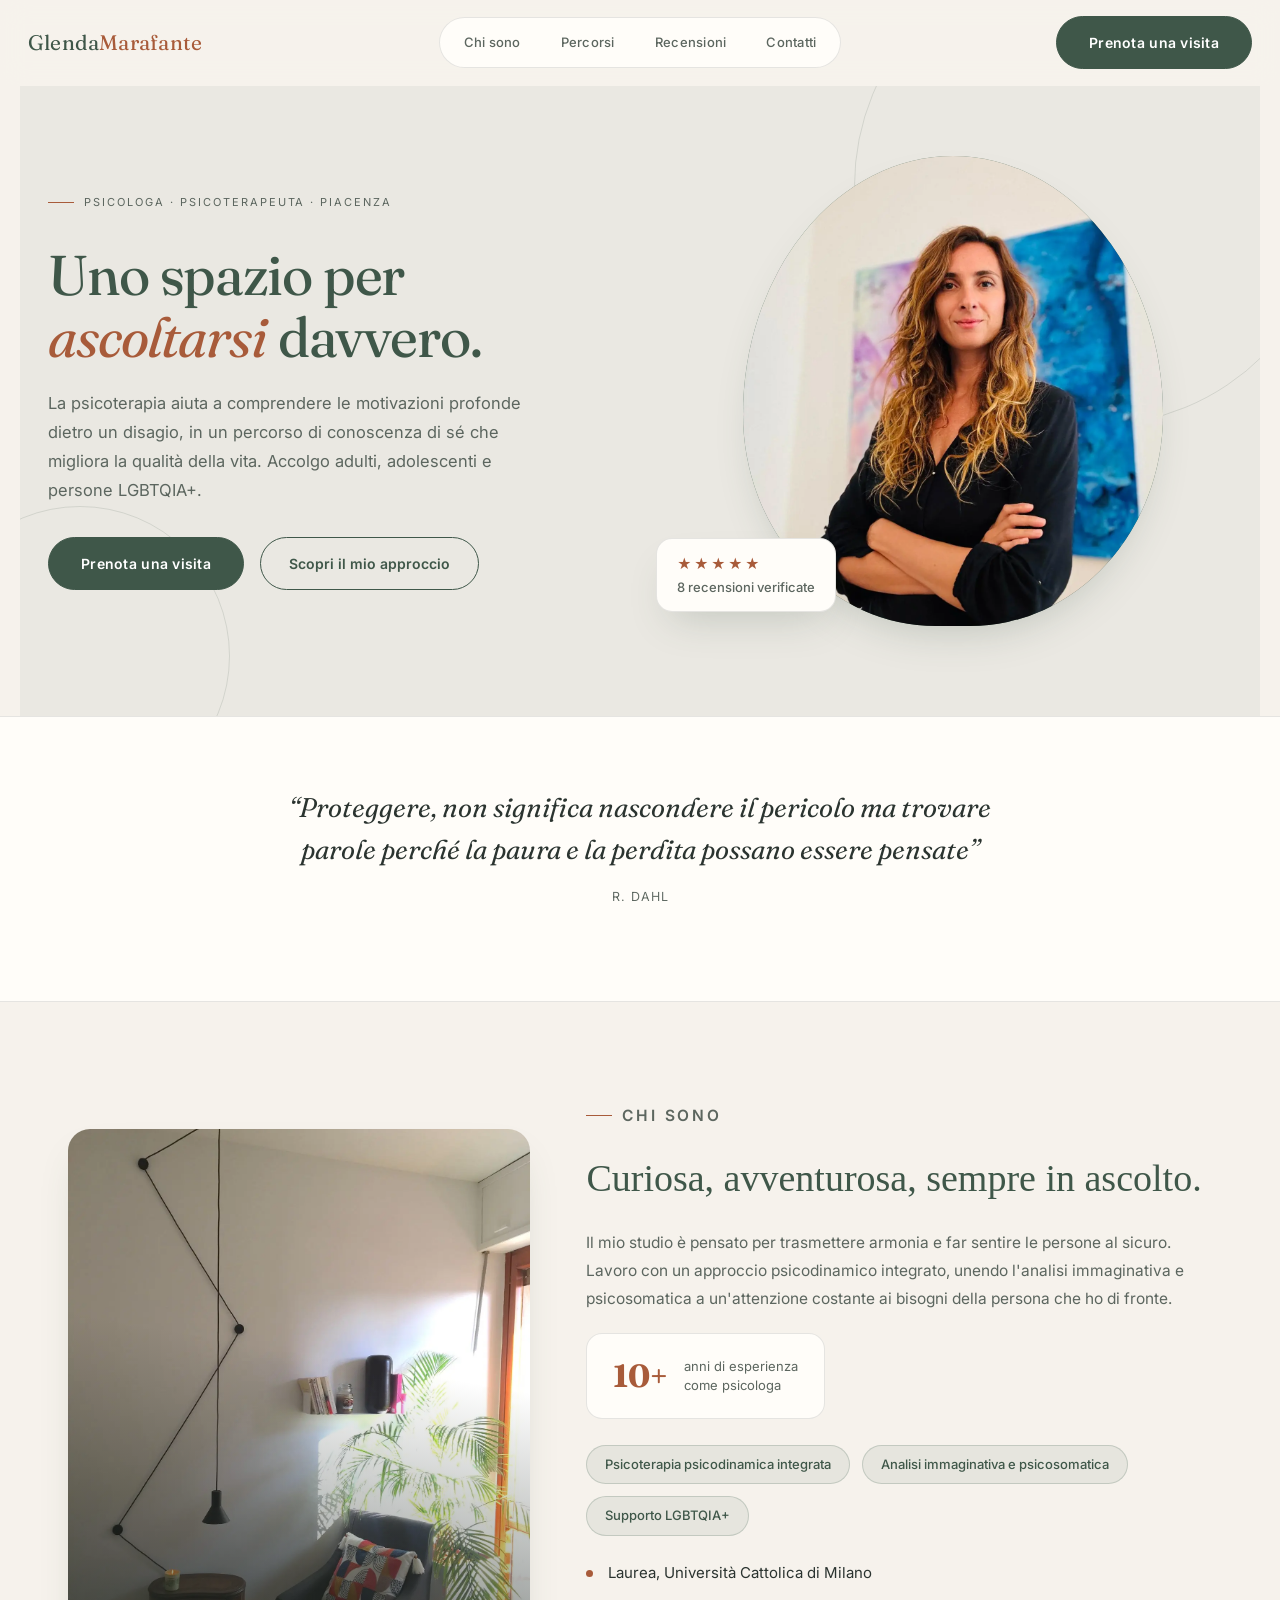
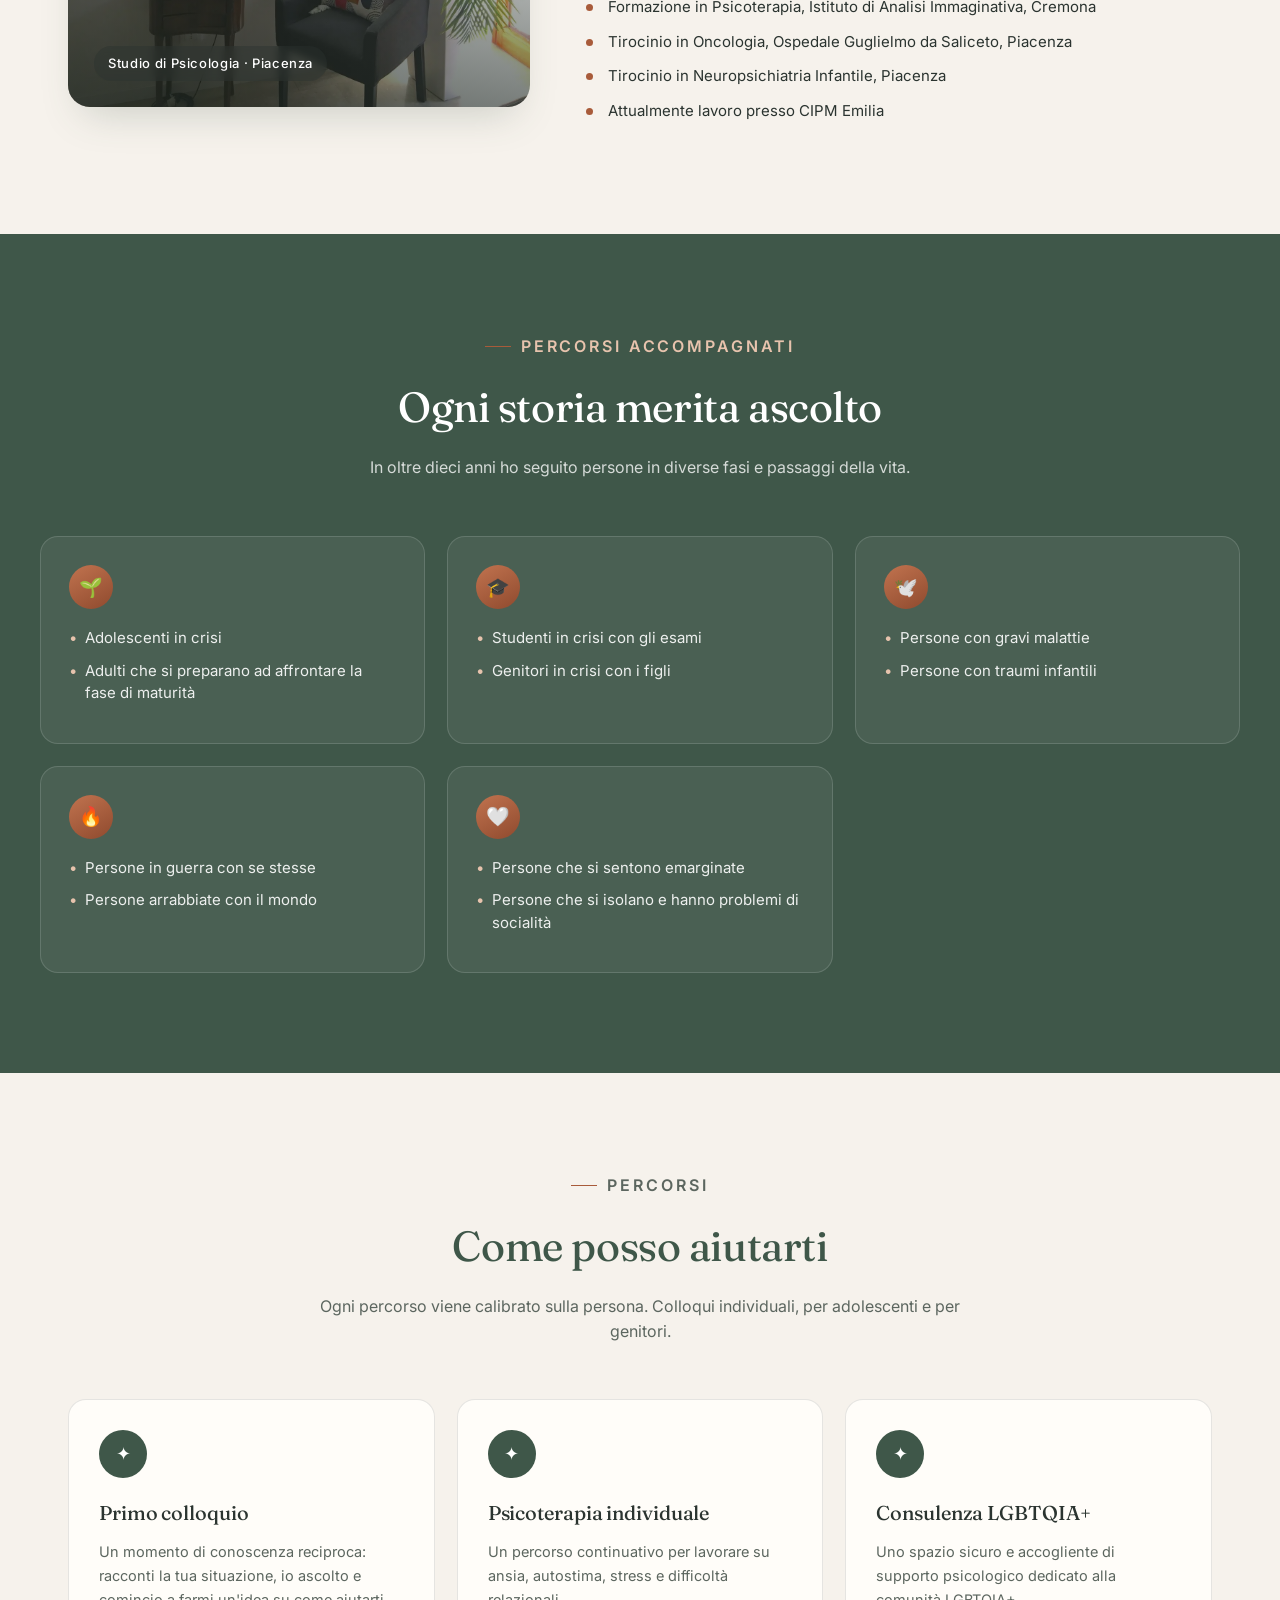
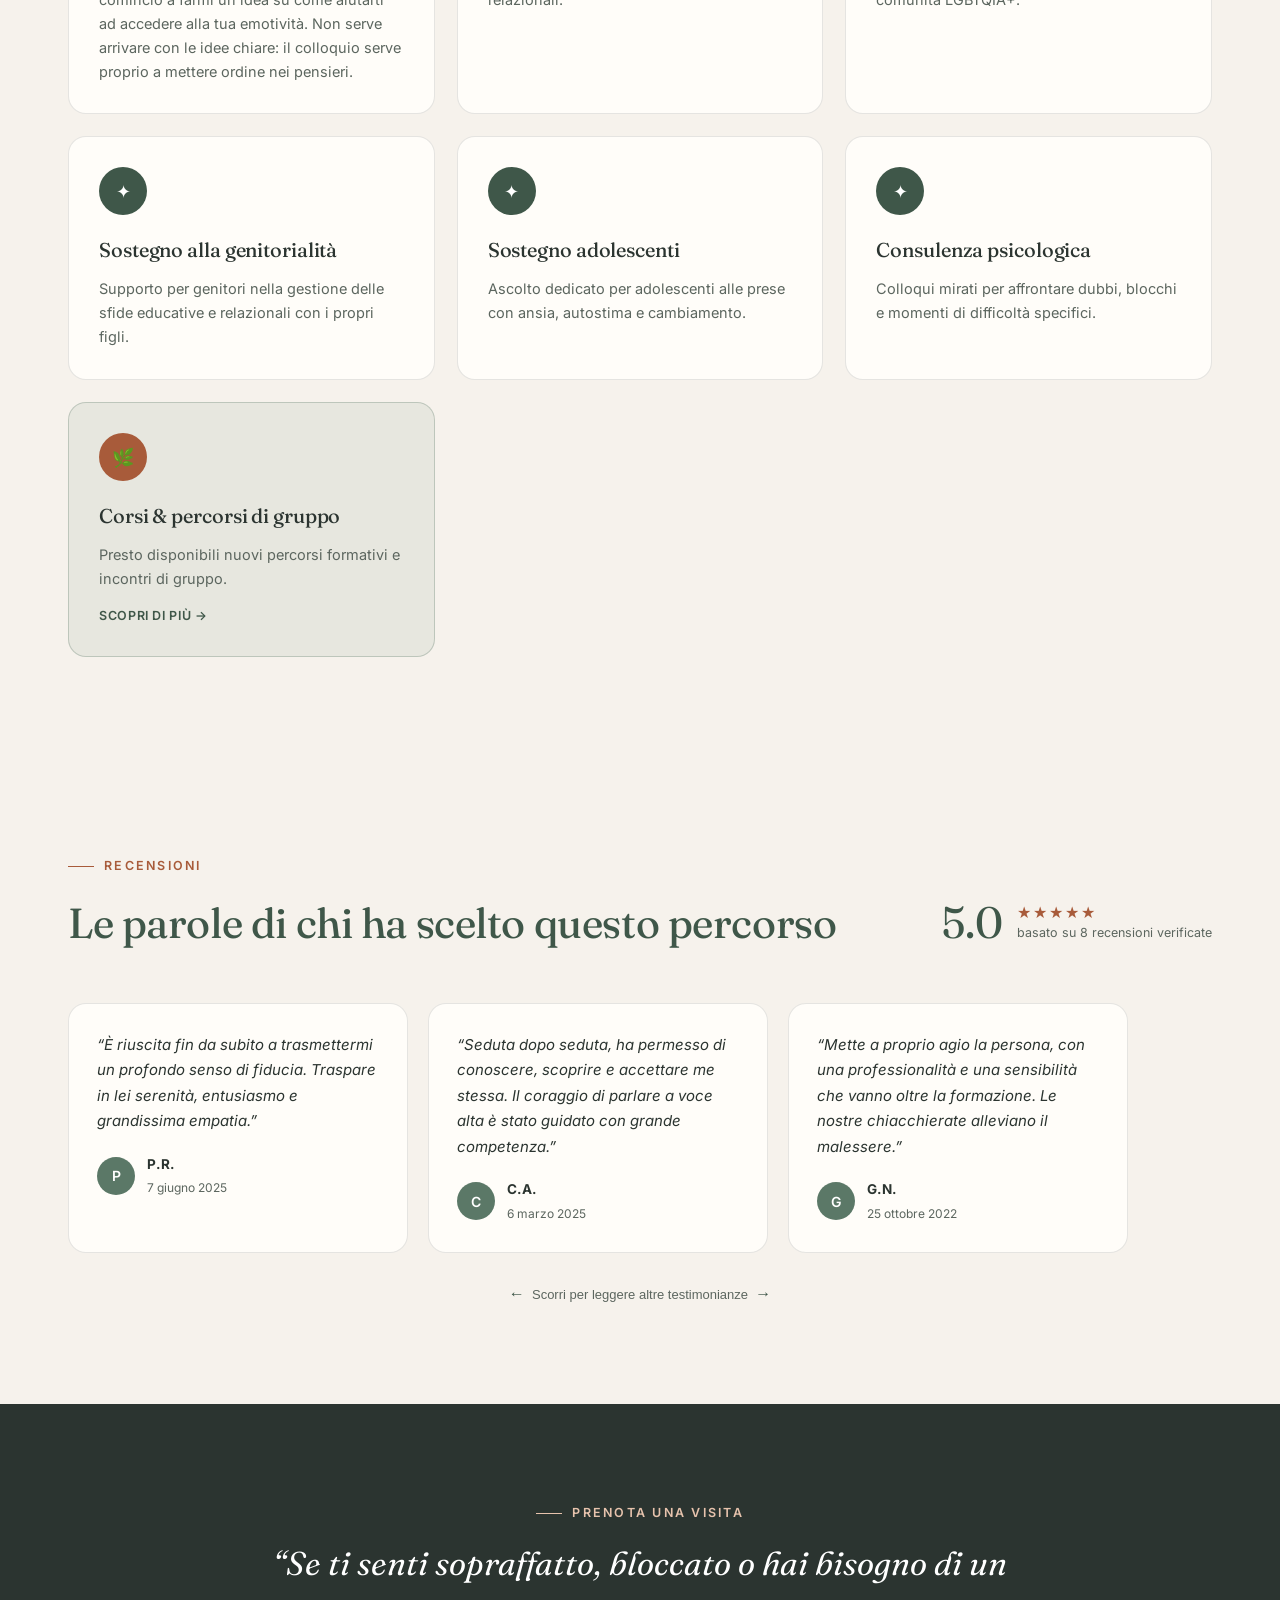
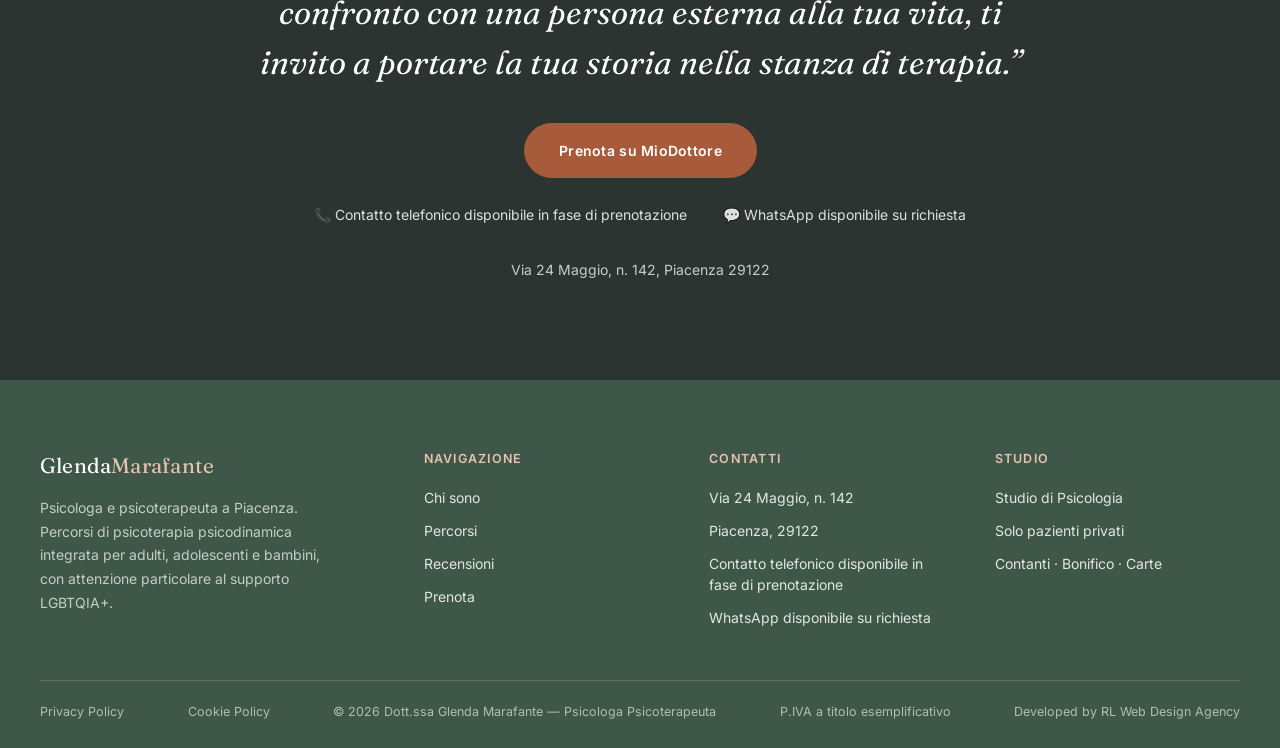
<file: index.html>
<!DOCTYPE html>
<html lang="it">
<head>
<meta charset="UTF-8">
<meta name="viewport" content="width=device-width, initial-scale=1.0">
<title>Glenda Marafante | Psicologa e Psicoterapeuta a Piacenza</title>
<meta name="description" content="Dott.ssa Glenda Marafante, psicologa e psicoterapeuta a Piacenza. Percorsi di psicoterapia psicodinamica integrata per adulti, adolescenti e persone LGBTQIA+. Prenota una visita.">
<meta name="robots" content="index, follow">
<meta name="author" content="Glenda Marafante">
<link rel="canonical" href="https://www.glendamarafante.it/">

<!-- Open Graph / social sharing -->
<meta property="og:type" content="website">
<meta property="og:title" content="Glenda Marafante | Psicologa Psicoterapeuta a Piacenza">
<meta property="og:description" content="Uno spazio per ascoltarsi davvero. Percorsi di psicoterapia per adulti, adolescenti e persone LGBTQIA+ a Piacenza.">
<meta property="og:image" content="https://psicologaglendamarafante.com/glenda-marafante-psicologa-piacenza.jpeg">
<meta property="og:url" content="https://psicologaglendamarafante.com/">
<meta property="og:locale" content="it_IT">
<meta name="twitter:card" content="summary_large_image">

<!-- Performance: preconnect ai font, preload dell'immagine hero -->
<link rel="preconnect" href="https://fonts.googleapis.com">
<link rel="preconnect" href="https://fonts.gstatic.com" crossorigin>
<link rel="preload" as="image" href="immagine-hero-Glenda.webp">
<link href="https://fonts.googleapis.com/css2?family=Fraunces:ital,opsz,wght@0,9..144,380;0,9..144,440;0,9..144,600;1,9..144,400&family=Inter:wght@400;500;600;700&display=swap" rel="stylesheet">
<link rel="preload" href="style.css" as="style" onload="this.onload=null;this.rel='stylesheet'">
<noscript><link rel="stylesheet" href="style.css"></noscript>
<link rel="icon" type="image/svg+xml" href="favicon.svg">
<link rel="icon" type="image/png" sizes="96x96" href="https://psicologaglendamarafante.com/favicon.png">

<!-- Dati strutturati Schema.org: Psychologist / LocalBusiness -->
<script type="application/ld+json">
{
  "@context": "https://schema.org",
  "@type": "Psychologist",
  "name": "Glenda Marafante",
  "image": "https://www.glendamarafante.it/assets/immagine-hero-Glenda.webp",
  "url": "https://psicologaglendamarafante.com/",
  "telephone": "+39 346 639 6506",
  "priceRange": "€€",
  "address": {
    "@type": "PostalAddress",
    "streetAddress": "Via 24 Maggio, 142",
    "addressLocality": "Piacenza",
    "postalCode": "29122",
    "addressRegion": "PC",
    "addressCountry": "IT"
  },
  "areaServed": "Piacenza",
  "medicalSpecialty": "Psychotherapy",
  "sameAs": []
}
</script>
</head>
<body>

<a href="#main-content" class="skip-link">Vai al contenuto principale</a>

<header class="site-header">
  <a href="index.html" class="logo">Glenda<span>Marafante</span></a>
  <nav class="main-nav" aria-label="Navigazione principale">
    <ul id="main-nav-list">
      <li><a href="#chi-sono">Chi sono</a></li>
      <li><a href="#percorsi">Percorsi</a></li>
      <li><a href="#recensioni">Recensioni</a></li>
      <li><a href="#contatti">Contatti</a></li>
    </ul>
  </nav>
  <div class="nav-actions">
    <a href="#booking" class="btn-primary">Prenota una visita</a>
    <button type="button" class="nav-toggle" aria-controls="main-nav-list"></button>
  </div>
</header>

<main id="main-content">

  <!-- ============ HERO ============ -->
  <section class="hero" aria-label="Presentazione">
    <div class="bg-orbit" aria-hidden="true"></div>
    <div class="ring ring1" aria-hidden="true"></div>
    <div class="ring ring2" aria-hidden="true"></div>

    <div class="hero-copy">
      <p class="eyebrow">Psicologa · Psicoterapeuta · Piacenza</p>
      <h1>Uno spazio per <em>ascoltarsi</em> davvero.</h1>
      <p>La psicoterapia aiuta a comprendere le motivazioni profonde dietro un disagio, in un percorso di conoscenza di sé che migliora la qualità della vita. Accolgo adulti, adolescenti e persone LGBTQIA+.</p>
      <div class="hero-actions">
        <a href="#booking" class="btn-primary">Prenota una visita</a>
        <a href="#chi-sono" class="btn-secondary">Scopri il mio approccio</a>
      </div>
    </div>

    <div class="hero-visual">
      <div class="portrait-frame">
        <img src="immagine-hero-Glenda.webp"
             alt="Dott.ssa Glenda Marafante, psicologa e psicoterapeuta a Piacenza, ritratto in studio"
             width="420" height="470" fetchpriority="high">
      </div>
      <a href="#recensioni" class="rating-badge">
        <div class="stars" aria-hidden="true">★★★★★</div>
        <p class="rating-text">8 recensioni verificate</p>
      </a>
    </div>
  </section>

  <!-- ============ QUOTE ============ -->
  <section class="quote-band reveal" aria-label="Citazione">
    <blockquote>
      <p>&ldquo;Proteggere, non significa nascondere il pericolo ma trovare parole perché la paura e la perdita possano essere pensate&rdquo;</p>
      <cite>R. Dahl</cite>
    </blockquote>
  </section>

  <!-- ============ CHI SONO ============ -->
  <section class="about reveal" id="chi-sono" aria-label="Chi sono">
    <div class="about-media">
      <img src="studio.webp"
           alt="Interno dello studio della Dott.ssa Glenda Marafante a Piacenza, angolo lettura con poltrona e luce naturale"
           width="900" height="1125" loading="lazy">
      <span>Studio di Psicologia · Piacenza</span>
    </div>
    <div class="about-copy">
      <p class="eyebrow">Chi sono</p>
      <h2 style="font-family:'Iowan Old Style',Georgia,serif; font-weight:400; font-size:clamp(28px,4vw,38px); color:var(--sage-dark); margin-bottom:22px;">Curiosa, avventurosa, sempre in ascolto.</h2>
      <p>Il mio studio è pensato per trasmettere armonia e far sentire le persone al sicuro. Lavoro con un approccio psicodinamico integrato, unendo l'analisi immaginativa e psicosomatica a un'attenzione costante ai bisogni della persona che ho di fronte.</p>

      <div class="stat-card">
        <strong>10+</strong>
        <small>anni di esperienza<br>come psicologa</small>
      </div>

      <ul class="tags">
        <li>Psicoterapia psicodinamica integrata</li>
        <li>Analisi immaginativa e psicosomatica</li>
        <li>Supporto LGBTQIA+</li>
      </ul>

      <ul class="credentials">
        <li>Laurea, Università Cattolica di Milano</li>
        <li>Formazione in Psicoterapia, Istituto di Analisi Immaginativa, Cremona</li>
        <li>Tirocinio in Oncologia, Ospedale Guglielmo da Saliceto, Piacenza</li>
        <li>Tirocinio in Neuropsichiatria Infantile, Piacenza</li>
        <li>Attualmente lavoro presso CIPM Emilia</li>
      </ul>
    </div>
  </section>

  <!-- ============ A CHI MI RIVOLGO ============ -->
  <section class="audience" aria-label="A chi mi rivolgo">
    <div class="audience-head">
      <p class="eyebrow" style="justify-content:center; color:var(--clay-soft);">Percorsi accompagnati</p>
      <h2>Ogni storia merita ascolto</h2>
      <p>In oltre dieci anni ho seguito persone in diverse fasi e passaggi della vita.</p>
    </div>
    <div class="audience-grid reveal-stagger">
      <div class="audience-card stagger-item">
        <div class="audience-icon" aria-hidden="true">🌱</div>
        <ul>
          <li>Adolescenti in crisi</li>
          <li>Adulti che si preparano ad affrontare la fase di maturità</li>
        </ul>
      </div>
      <div class="audience-card stagger-item">
        <div class="audience-icon" aria-hidden="true">🎓</div>
        <ul>
          <li>Studenti in crisi con gli esami</li>
          <li>Genitori in crisi con i figli</li>
        </ul>
      </div>
      <div class="audience-card stagger-item">
        <div class="audience-icon" aria-hidden="true">🕊️</div>
        <ul>
          <li>Persone con gravi malattie</li>
          <li>Persone con traumi infantili</li>
        </ul>
      </div>
      <div class="audience-card stagger-item">
        <div class="audience-icon" aria-hidden="true">🔥</div>
        <ul>
          <li>Persone in guerra con se stesse</li>
          <li>Persone arrabbiate con il mondo</li>
        </ul>
      </div>
      <div class="audience-card stagger-item">
        <div class="audience-icon" aria-hidden="true">🤍</div>
        <ul>
          <li>Persone che si sentono emarginate</li>
          <li>Persone che si isolano e hanno problemi di socialità</li>
        </ul>
      </div>
    </div>
  </section>

  <!-- ============ SERVIZI / PERCORSI ============ -->
  <section class="services" id="percorsi" aria-label="Percorsi e servizi">
    <div class="section-head">
      <p class="eyebrow" style="justify-content:center;">Percorsi</p>
      <h2>Come posso aiutarti</h2>
      <p>Ogni percorso viene calibrato sulla persona. Colloqui individuali, per adolescenti e per genitori.</p>
    </div>
    <div class="services-grid reveal-stagger">
      <article class="service-card stagger-item">
        <div class="icon" aria-hidden="true">✦</div>
        <h3>Primo colloquio</h3>
        <p>Un momento di conoscenza reciproca: racconti la tua situazione, io ascolto e comincio a farmi un'idea su come aiutarti ad accedere alla tua emotività. Non serve arrivare con le idee chiare: il colloquio serve proprio a mettere ordine nei pensieri.</p>
      </article>
      <article class="service-card stagger-item">
        <div class="icon" aria-hidden="true">✦</div>
        <h3>Psicoterapia individuale</h3>
        <p>Un percorso continuativo per lavorare su ansia, autostima, stress e difficoltà relazionali.</p>
      </article>
      <article class="service-card stagger-item">
        <div class="icon" aria-hidden="true">✦</div>
        <h3>Consulenza LGBTQIA+</h3>
        <p>Uno spazio sicuro e accogliente di supporto psicologico dedicato alla comunità LGBTQIA+.</p>
      </article>
      <article class="service-card stagger-item">
        <div class="icon" aria-hidden="true">✦</div>
        <h3>Sostegno alla genitorialità</h3>
        <p>Supporto per genitori nella gestione delle sfide educative e relazionali con i propri figli.</p>
      </article>
      <article class="service-card stagger-item">
        <div class="icon" aria-hidden="true">✦</div>
        <h3>Sostegno adolescenti</h3>
        <p>Ascolto dedicato per adolescenti alle prese con ansia, autostima e cambiamento.</p>
      </article>
      <article class="service-card stagger-item">
        <div class="icon" aria-hidden="true">✦</div>
        <h3>Consulenza psicologica</h3>
        <p>Colloqui mirati per affrontare dubbi, blocchi e momenti di difficoltà specifici.</p>
      </article>
      <article class="service-card featured stagger-item">
        <a href="corsi.html">
          <div class="icon" aria-hidden="true">🌿</div>
          <h3>Corsi &amp; percorsi di gruppo</h3>
          <p>Presto disponibili nuovi percorsi formativi e incontri di gruppo.</p>
          <span class="cta-hint">Scopri di più →</span>
        </a>
      </article>
    </div>
  </section>

  <!-- ============ RECENSIONI ============ -->
  <section class="reviews reveal" id="recensioni" aria-label="Recensioni">
    <div class="reviews-head">
      <div>
        <p class="eyebrow">Recensioni</p>
        <h2>Le parole di chi ha scelto questo percorso</h2>
      </div>
      <div class="rating-summary">
        <span class="score">5.0</span>
        <div>
          <div class="stars" aria-hidden="true">★★★★★</div>
          <small>basato su 8 recensioni verificate</small>
        </div>
      </div>
    </div>

    <div class="reviews-track" role="list">
      <article class="review-card" role="listitem">
        <p>&ldquo;È riuscita fin da subito a trasmettermi un profondo senso di fiducia. Traspare in lei serenità, entusiasmo e grandissima empatia.&rdquo;</p>
        <div class="reviewer">
          <span class="avatar" aria-hidden="true">P</span>
          <div><strong>P.R.</strong><span>7 giugno 2025</span></div>
        </div>
      </article>
      <article class="review-card" role="listitem">
        <p>&ldquo;Seduta dopo seduta, ha permesso di conoscere, scoprire e accettare me stessa. Il coraggio di parlare a voce alta è stato guidato con grande competenza.&rdquo;</p>
        <div class="reviewer">
          <span class="avatar" aria-hidden="true">C</span>
          <div><strong>C.A.</strong><span>6 marzo 2025</span></div>
        </div>
      </article>
      <article class="review-card" role="listitem">
        <p>&ldquo;Mette a proprio agio la persona, con una professionalità e una sensibilità che vanno oltre la formazione. Le nostre chiacchierate alleviano il malessere.&rdquo;</p>
        <div class="reviewer">
          <span class="avatar" aria-hidden="true">G</span>
          <div><strong>G.N.</strong><span>25 ottobre 2022</span></div>
        </div>
      </article>
    </div>
    <p style="text-align:center; margin-top:18px; font-family:'Helvetica Neue',Arial,sans-serif; font-size:13px; color:var(--ink-soft);">
      <button type="button" data-review-prev aria-label="Recensione precedente" style="background:none;border:none;cursor:pointer;color:var(--sage-dark);font-size:16px;">←</button>
      &nbsp;Scorri per leggere altre testimonianze&nbsp;
      <button type="button" data-review-next aria-label="Recensione successiva" style="background:none;border:none;cursor:pointer;color:var(--sage-dark);font-size:16px;">→</button>
    </p>
  </section>

  <!-- ============ BOOKING CTA ============ -->
  <section class="booking reveal" id="booking" aria-label="Prenota una visita">
    <p class="eyebrow">Prenota una visita</p>
    <blockquote>&ldquo;Se ti senti sopraffatto, bloccato o hai bisogno di un confronto con una persona esterna alla tua vita, ti invito a portare la tua storia nella stanza di terapia.&rdquo;</blockquote>
    <a class="btn-clay" href="https://www.miodottore.it/profilo/glenda-marafante" rel="noopener noreferrer" target="_blank">Prenota su MioDottore</a>

    <ul class="contact-methods">
      <li>📞 Contatto telefonico disponibile in fase di prenotazione</li>
      <li>💬 WhatsApp disponibile su richiesta</li>
    </ul>

    <address id="contatti">Via 24 Maggio, n. 142, Piacenza 29122</address>
  </section>

</main>

<footer class="site-footer">
  <div class="footer-grid">
    <div class="footer-brand">
      <a href="index.html" class="logo">Glenda<span>Marafante</span></a>
      <p>Psicologa e psicoterapeuta a Piacenza. Percorsi di psicoterapia psicodinamica integrata per adulti, adolescenti e bambini, con attenzione particolare al supporto LGBTQIA+.</p>
    </div>
    <nav aria-label="Navigazione footer">
      <h4>Navigazione</h4>
      <ul>
        <li><a href="#chi-sono">Chi sono</a></li>
        <li><a href="#percorsi">Percorsi</a></li>
        <li><a href="#recensioni">Recensioni</a></li>
        <li><a href="#booking">Prenota</a></li>
      </ul>
    </nav>
    <div>
      <h4>Contatti</h4>
      <ul>
        <li>Via 24 Maggio, n. 142</li>
        <li>Piacenza, 29122</li>
        <li>Contatto telefonico disponibile in fase di prenotazione</li>
        <li>WhatsApp disponibile su richiesta</li>
      </ul>
    </div>
    <div>
      <h4>Studio</h4>
      <ul>
        <li>Studio di Psicologia</li>
        <li>Solo pazienti privati</li>
        <li>Contanti · Bonifico · Carte</li>
      </ul>
    </div>
  </div>
  <div class="footer-bottom">
    <a href="https://www.iubenda.com/privacy-policy/65921491" class="iubenda-black iubenda-noiframe iubenda-embed" title="Privacy Policy ">Privacy Policy</a><script type="text/javascript">(function (w,d) {var loader = function () {var s = d.createElement("script"), tag = d.getElementsByTagName("script")[0]; s.src="https://cdn.iubenda.com/iubenda.js"; tag.parentNode.insertBefore(s,tag);}; if(w.addEventListener){w.addEventListener("load", loader, false);}else if(w.attachEvent){w.attachEvent("onload", loader);}else{w.onload = loader;}})(window, document);</script>
    <a href="https://www.iubenda.com/privacy-policy/65921491/cookie-policy" class="iubenda-black iubenda-noiframe iubenda-embed" title="Cookie Policy ">Cookie Policy</a><script type="text/javascript">(function (w,d) {var loader = function () {var s = d.createElement("script"), tag = d.getElementsByTagName("script")[0]; s.src="https://cdn.iubenda.com/iubenda.js"; tag.parentNode.insertBefore(s,tag);}; if(w.addEventListener){w.addEventListener("load", loader, false);}else if(w.attachEvent){w.attachEvent("onload", loader);}else{w.onload = loader;}})(window, document);</script>
    <p>© <span id="year">2026</span> Dott.ssa Glenda Marafante — Psicologa Psicoterapeuta</p>
    <p>P.IVA a titolo esemplificativo</p>
    <p>Developed by RL Web Design Agency</p>
  </div>
</footer>

<script src="script.js" defer></script>
<script type="text/javascript" src="https://embeds.iubenda.com/widgets/565acf1e-e97d-462d-ba12-5eade3ccaa50.js" defer></script>
</body>
</html>
</file>
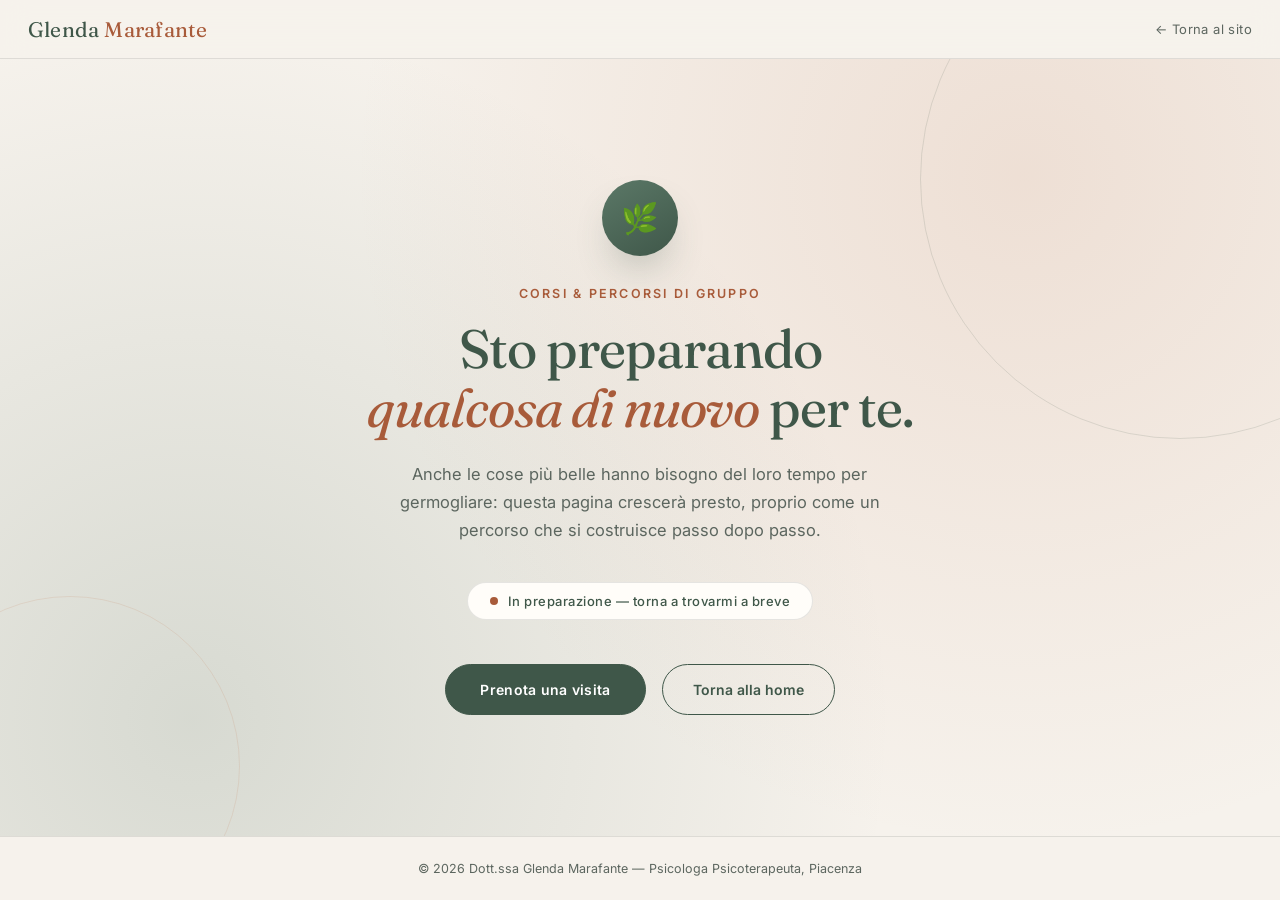
<file: corsi.html>
<!DOCTYPE html>
<html lang="it">
<head>
<meta charset="UTF-8">
<meta name="viewport" content="width=device-width, initial-scale=1.0">
<title>Corsi &amp; Percorsi di Gruppo | Glenda Marafante — Psicologa Piacenza</title>
<meta name="description" content="Nuovi corsi e percorsi di gruppo della Dott.ssa Glenda Marafante, psicologa e psicoterapeuta a Piacenza. Pagina in preparazione: torna presto per scoprire le novità.">
<meta name="robots" content="index, follow">
<link rel="canonical" href="https://www.glendamarafante.it/corsi.html">
<meta property="og:type" content="website">
<meta property="og:title" content="Corsi & Percorsi di Gruppo | Glenda Marafante">
<meta property="og:description" content="Nuovi percorsi formativi e incontri di gruppo, a cura della Dott.ssa Glenda Marafante, psicologa a Piacenza.">
<meta property="og:url" content="https://www.glendamarafante.it/corsi.html">
<meta property="og:locale" content="it_IT">
<link rel="preconnect" href="https://fonts.googleapis.com">
<link rel="preconnect" href="https://fonts.gstatic.com" crossorigin>
<link href="https://fonts.googleapis.com/css2?family=Fraunces:ital,opsz,wght@0,9..144,380;0,9..144,440;0,9..144,600;1,9..144,400&family=Inter:wght@400;500;600;700&display=swap" rel="stylesheet">
<style>
  :root{
    --sage:#5b7867;
    --sage-dark:#3f5749;
    --sage-deep:#2e4038;
    --clay:#c1734f;
    --clay-dark:#a85b3a;
    --clay-soft:#e7c3ad;
    --cream:#f6f2ec;
    --paper:#fffdf9;
    --ink:#2b3430;
    --ink-soft:#5c665f;
    --line: rgba(43,52,48,0.12);
    --shadow-lift: 0 26px 48px -18px rgba(43,52,48,0.32);
    --ease: cubic-bezier(.22,1,.36,1);
  }
  *{box-sizing:border-box; margin:0; padding:0;}
  html{scroll-behavior:smooth;}
  body{
    font-family:'Fraunces','Iowan Old Style',Georgia,serif;
    background:var(--cream);
    color:var(--ink);
    min-height:100vh;
    display:flex; flex-direction:column;
    overflow-x:hidden;
  }
  a{color:inherit; text-decoration:none;}

  header{
    padding:16px 28px; display:flex; align-items:center; justify-content:space-between;
    background:rgba(246,242,236,0.78); backdrop-filter:blur(14px); -webkit-backdrop-filter:blur(14px);
    position:sticky; top:0; z-index:50; border-bottom:1px solid var(--line);
  }
  .logo{font-family:'Fraunces',Georgia,serif; font-size:21px; color:var(--sage-dark); letter-spacing:0.01em;}
  .logo span{color:var(--clay-dark);}
  .back-link{
    font-family:'Inter','Helvetica Neue',Arial,sans-serif; font-size:13px; letter-spacing:0.03em;
    color:var(--ink-soft); display:flex; align-items:center; gap:8px; transition:color .3s var(--ease), gap .3s var(--ease);
  }
  .back-link:hover{color:var(--sage-dark); gap:12px;}

  main{
    flex:1; display:flex; align-items:center; justify-content:center;
    position:relative; padding:60px 24px; overflow:hidden;
  }

  .bg-orbit{
    position:absolute; inset:0; z-index:0;
    background:
      radial-gradient(circle at 80% 15%, rgba(201,138,107,0.18), transparent 55%),
      radial-gradient(circle at 15% 85%, rgba(91,120,103,0.20), transparent 55%);
  }
  .ring{
    position:absolute; border-radius:50%; border:1px solid rgba(63,87,73,0.14);
  }
  .ring1{width:520px; height:520px; top:-140px; right:-160px; animation:spin 60s linear infinite;}
  .ring2{width:340px; height:340px; bottom:-100px; left:-100px; border-color:rgba(201,138,107,0.18); animation:spin 46s linear infinite reverse;}
  @keyframes spin{ from{transform:rotate(0deg);} to{transform:rotate(360deg);} }

  .content{
    position:relative; z-index:1; max-width:620px; text-align:center;
    opacity:0; transform:translateY(24px);
    animation:fadeUp .9s var(--ease) .1s forwards;
  }
  @keyframes fadeUp{ to{opacity:1; transform:translateY(0);} }
  .sprout{
    width:76px; height:76px; margin:0 auto 30px; border-radius:50%;
    background:linear-gradient(150deg, var(--sage), var(--sage-dark));
    display:flex; align-items:center; justify-content:center; font-size:30px; color:#fff;
    box-shadow:0 20px 40px -16px rgba(63,87,73,0.45);
    animation:breathe 4s ease-in-out infinite;
  }
  @keyframes breathe{
    0%,100%{transform:scale(1);}
    50%{transform:scale(1.08);}
  }
  .eyebrow{
    font-family:'Inter','Helvetica Neue',Arial,sans-serif; font-weight:600; font-size:12.5px; letter-spacing:0.18em; text-transform:uppercase;
    color:var(--clay-dark); margin-bottom:18px;
  }
  h1{
    font-family:'Fraunces','Iowan Old Style',Georgia,serif; font-weight:440; font-optical-sizing:auto;
    font-size:clamp(34px,5vw,54px); color:var(--sage-dark); line-height:1.1; margin-bottom:22px;
    letter-spacing:-0.02em;
  }
  h1 em{font-style:italic; font-weight:400; color:var(--clay-dark);}
  .quote{
    font-family:'Inter','Helvetica Neue',Arial,sans-serif; font-size:16.5px; color:var(--ink-soft); line-height:1.7;
    max-width:480px; margin:0 auto 38px;
  }
  .status-pill{
    display:inline-flex; align-items:center; gap:10px;
    font-family:'Inter','Helvetica Neue',Arial,sans-serif; font-size:13px; font-weight:500; letter-spacing:0.04em;
    color:var(--sage-dark); background:var(--paper); border:1px solid var(--line);
    padding:10px 22px; border-radius:40px; margin-bottom:44px;
  }
  .status-dot{width:8px; height:8px; border-radius:50%; background:var(--clay-dark); animation:pulse 2s ease-in-out infinite;}
  @keyframes pulse{
    0%,100%{opacity:1; transform:scale(1);}
    50%{opacity:0.4; transform:scale(0.7);}
  }
  .actions{display:flex; gap:16px; justify-content:center; flex-wrap:wrap;}
  .btn-primary{
    background:var(--sage-dark); color:#fff; padding:16px 34px; border-radius:40px;
    font-family:'Inter','Helvetica Neue',Arial,sans-serif; font-size:14px; font-weight:600; letter-spacing:0.02em;
    transition:transform .45s var(--ease), box-shadow .45s var(--ease), background .45s var(--ease);
    border:1px solid var(--sage-dark); display:inline-block;
  }
  .btn-primary:hover{
    background:var(--sage-deep); border-color:var(--sage-deep);
    transform:translateY(-3px); box-shadow:0 16px 30px -14px rgba(46,64,56,0.55);
  }
  .btn-primary:active{transform:translateY(-1px); transition-duration:.15s;}
  .btn-secondary{
    padding:16px 30px; border-radius:40px; border:1.5px solid var(--sage-dark);
    font-family:'Inter','Helvetica Neue',Arial,sans-serif; font-size:14px; font-weight:600; color:var(--sage-dark);
    transition:transform .45s var(--ease), background .45s var(--ease), color .45s var(--ease), box-shadow .45s var(--ease);
    display:inline-block;
  }
  .btn-secondary:hover{
    background:var(--sage-dark); color:#fff; transform:translateY(-3px);
    box-shadow:0 16px 30px -14px rgba(46,64,56,0.4);
  }
  .btn-secondary:active{transform:translateY(-1px); transition-duration:.15s;}

  footer{
    text-align:center; padding:24px; font-family:'Inter','Helvetica Neue',Arial,sans-serif;
    font-size:12.5px; color:var(--ink-soft); border-top:1px solid var(--line);
  }

  @media(prefers-reduced-motion:reduce){
    *{animation:none !important; transition:none !important;}
  }
  @media(max-width:520px){
    .ring1, .ring2{display:none;}
  }
</style>
</head>
<body>

<header>
  <a href="index.html" class="logo">Glenda <span>Marafante</span></a>
  <a href="index.html" class="back-link">← Torna al sito</a>
</header>

<main>
  <div class="bg-orbit"></div>
  <div class="ring ring1"></div>
  <div class="ring ring2"></div>

  <div class="content">
    <div class="sprout">🌿</div>
    <div class="eyebrow">Corsi &amp; percorsi di gruppo</div>
    <h1>Sto preparando<br><em>qualcosa di nuovo</em> per te.</h1>
    <p class="quote">Anche le cose più belle hanno bisogno del loro tempo per germogliare: questa pagina crescerà presto, proprio come un percorso che si costruisce passo dopo passo.</p>
    <div class="status-pill"><span class="status-dot"></span> In preparazione — torna a trovarmi a breve</div>
    <div class="actions">
      <a href="index.html#booking" class="btn-primary">Prenota una visita</a>
      <a href="index.html" class="btn-secondary">Torna alla home</a>
    </div>
  </div>
</main>

<footer>
  © 2026 Dott.ssa Glenda Marafante — Psicologa Psicoterapeuta, Piacenza
</footer>

</body>
</html>
</file>
<file: style.css>
/* =========================================================
   Glenda Marafante — Psicologa Psicoterapeuta, Piacenza
   Foglio di stile condiviso (home + corsi)
   ========================================================= */

:root{
  --sage:#5b7867;
  --sage-dark:#3f5749;
  --sage-deep:#2e4038;
  --clay:#c1734f;
  --clay-dark:#a85b3a;
  --clay-soft:#e7c3ad;
  --cream:#f6f2ec;
  --paper:#fffdf9;
  --ink:#2b3430;
  --ink-soft:#5c665f;
  --line: rgba(43,52,48,0.12);
  --shadow: 0 20px 40px -16px rgba(63,87,73,0.25);
  --shadow-lift: 0 26px 48px -18px rgba(43,52,48,0.32);
  --ease: cubic-bezier(.22,1,.36,1);
}
*{box-sizing:border-box; margin:0; padding:0;}
html{scroll-behavior:smooth;}
body{
  font-family:'Fraunces','Iowan Old Style',Georgia,serif;
  background:var(--cream);
  color:var(--ink);
  min-height:100vh;
  overflow-x:hidden;
  line-height:1.5;
}
a{color:inherit; text-decoration:none;}
img{max-width:100%; display:block;}
ul{list-style:none;}
.visually-hidden{
  position:absolute; width:1px; height:1px; padding:0; margin:-1px;
  overflow:hidden; clip:rect(0,0,0,0); white-space:nowrap; border:0;
}
.eyebrow{
  font-family:'Inter','Helvetica Neue',Arial,sans-serif; font-size:12.5px; font-weight:600; letter-spacing:.18em;
  text-transform:uppercase; color:var(--clay-dark); display:flex; align-items:center; gap:10px;
  margin-bottom:16px;
}
.eyebrow::before{content:""; width:26px; height:1px; background:var(--clay-dark); display:inline-block;}

/* ---------- Scroll reveal ---------- */
.reveal{
  opacity:0; transform:translateY(28px);
  transition:opacity .8s var(--ease), transform .8s var(--ease);
  will-change:opacity, transform;
}
.reveal.is-visible{opacity:1; transform:translateY(0);}
.reveal-stagger.is-visible .stagger-item{opacity:1; transform:translateY(0);}
.stagger-item{
  opacity:0; transform:translateY(22px);
  transition:opacity .6s var(--ease), transform .6s var(--ease);
}
.stagger-item:nth-child(1){transition-delay:.03s;}
.stagger-item:nth-child(2){transition-delay:.11s;}
.stagger-item:nth-child(3){transition-delay:.19s;}
.stagger-item:nth-child(4){transition-delay:.27s;}
.stagger-item:nth-child(5){transition-delay:.35s;}
.stagger-item:nth-child(6){transition-delay:.43s;}
.stagger-item:nth-child(7){transition-delay:.51s;}
@media(prefers-reduced-motion:reduce){
  .reveal, .stagger-item{opacity:1 !important; transform:none !important; transition:none !important;}
}

/* ---------- Header ---------- */
header.site-header{
  padding:16px 28px; display:grid; grid-template-columns:1fr auto 1fr; align-items:center; gap:16px;
  background:rgba(246,242,236,0.78); backdrop-filter:blur(14px); -webkit-backdrop-filter:blur(14px);
  position:sticky; top:0; z-index:50; border-bottom:1px solid transparent;
  transition:border-color .4s ease, box-shadow .4s ease, padding .35s ease;
}
header.site-header.scrolled{
  border-bottom-color:var(--line); box-shadow:0 12px 30px -22px rgba(43,52,48,0.4); padding:12px 28px;
}
.logo{font-family:'Fraunces',Georgia,serif; font-size:21px; color:var(--sage-dark); letter-spacing:.01em; justify-self:start;}
.logo span{color:var(--clay-dark);}
nav.main-nav{display:flex; align-items:center; justify-self:center;}
nav.main-nav ul{
  display:flex; gap:4px; background:var(--paper); border:1px solid var(--line);
  padding:6px; border-radius:40px;
}
.nav-actions{display:flex; align-items:center; gap:14px; justify-self:end;}
nav.main-nav a{
  font-family:'Inter','Helvetica Neue',Arial,sans-serif; font-size:13px; font-weight:500; letter-spacing:.02em;
  color:var(--ink-soft); padding:9px 18px; border-radius:30px; position:relative;
  transition:color .35s var(--ease), background .35s var(--ease);
  display:inline-block;
}
nav.main-nav a:hover, nav.main-nav a:focus-visible{color:var(--sage-dark); background:rgba(91,120,103,0.1);}
nav.main-nav a.active{color:var(--paper); background:var(--sage-dark);}
.nav-toggle{
  display:none; width:42px; height:42px; border-radius:50%; border:1px solid var(--line);
  background:var(--paper); cursor:pointer; align-items:center; justify-content:center; position:relative;
}
.nav-toggle span, .nav-toggle::before, .nav-toggle::after{
  content:""; display:block; width:18px; height:1.5px; background:var(--ink); position:absolute;
  left:50%; transform:translateX(-50%); border-radius:999px; transition:transform .3s ease, opacity .3s ease, top .3s ease;
}
.nav-toggle::before{top:15px;}
.nav-toggle span{top:20px;}
.nav-toggle::after{top:25px;}
.nav-toggle.open span{opacity:0;}
.nav-toggle.open::before{top:20px; transform:translateX(-50%) rotate(45deg);}
.nav-toggle.open::after{top:20px; transform:translateX(-50%) rotate(-45deg);}
.back-link{
  font-family:'Inter','Helvetica Neue',Arial,sans-serif; font-size:13px; letter-spacing:.03em;
  color:var(--ink-soft); display:flex; align-items:center; gap:8px; transition:color .3s var(--ease), gap .3s var(--ease);
}
.back-link:hover{color:var(--sage-dark); gap:12px;}

/* ---------- Buttons ---------- */
.btn-primary, .btn-secondary, .btn-clay{
  cursor:pointer; will-change:transform;
}
.btn-primary{
  background:var(--sage-dark); color:#fff; padding:15px 32px; border-radius:40px;
  font-family:'Inter','Helvetica Neue',Arial,sans-serif; font-size:14px; font-weight:600; letter-spacing:.02em;
  transition:transform .45s var(--ease), box-shadow .45s var(--ease), background .45s var(--ease), color .45s var(--ease);
  border:1px solid var(--sage-dark); display:inline-block;
}
.btn-primary:hover, .btn-primary:focus-visible{
  background:var(--sage-deep); border-color:var(--sage-deep); color:#fff;
  transform:translateY(-3px); box-shadow:0 16px 30px -14px rgba(46,64,56,0.55);
}
.btn-primary:active{transform:translateY(-1px); transition-duration:.15s;}

/* CTA di prenotazione nel menu: testo sempre bianco, hover morbido */
.nav-actions .btn-primary{
  color:#fff; background:var(--sage-dark); border-color:var(--sage-dark);
  transition:transform .5s var(--ease), box-shadow .5s var(--ease), background .5s var(--ease);
}
.nav-actions .btn-primary:hover, .nav-actions .btn-primary:focus-visible{
  color:#fff; background:var(--sage-deep); border-color:var(--sage-deep);
  transform:translateY(-3px) scale(1.03); box-shadow:0 14px 26px -12px rgba(46,64,56,0.5);
}
.nav-actions .btn-primary:active{transform:translateY(-1px) scale(1.01); transition-duration:.15s;}
.btn-secondary{
  padding:15px 28px; border-radius:40px; border:1.5px solid var(--sage-dark);
  font-family:'Inter','Helvetica Neue',Arial,sans-serif; font-size:14px; font-weight:600; color:var(--sage-dark);
  transition:transform .45s var(--ease), background .45s var(--ease), color .45s var(--ease), box-shadow .45s var(--ease);
  display:inline-block;
}
.btn-secondary:hover, .btn-secondary:focus-visible{
  background:var(--sage-dark); color:#fff; transform:translateY(-3px);
  box-shadow:0 16px 30px -14px rgba(46,64,56,0.4);
}
.btn-secondary:active{transform:translateY(-1px); transition-duration:.15s;}
.btn-clay{
  background:var(--clay-dark); color:#fff; padding:16px 34px; border-radius:40px;
  font-family:'Inter','Helvetica Neue',Arial,sans-serif; font-size:14px; font-weight:600; letter-spacing:.02em;
  transition:transform .45s var(--ease), box-shadow .45s var(--ease), background .45s var(--ease);
  border:1px solid var(--clay-dark); display:inline-block;
}
.btn-clay:hover, .btn-clay:focus-visible{
  background:#8f4a2e; border-color:#8f4a2e; transform:translateY(-3px) scale(1.015);
  box-shadow:0 18px 34px -14px rgba(168,91,58,0.55);
}
.btn-clay:active{transform:translateY(-1px) scale(1); transition-duration:.15s;}

/* ---------- Hero ---------- */
.hero{
  position:relative; padding:70px 28px 90px; overflow:hidden;
  display:grid; grid-template-columns:1.05fr 1fr; gap:40px; align-items:center;
  max-width:1240px; margin:0 auto;
}
.bg-orbit{
  position:absolute; inset:0; z-index:0; pointer-events:none;
  background: rgba(91,120,103,0.08);
}
.ring{position:absolute; border-radius:50%; border:1px solid rgba(63,87,73,0.14); pointer-events:none;}
.ring1{width:480px; height:480px; top:-140px; right:-6%; animation:spin 60s linear infinite;}
.ring2{width:300px; height:300px; bottom:-90px; left:-90px; border-color:rgba(63,87,73,0.14); animation:spin 46s linear infinite reverse;}
@keyframes spin{ from{transform:rotate(0deg);} to{transform:rotate(360deg);} }

.hero-copy{position:relative; z-index:1;}
.hero-copy .eyebrow{font-size:11px; white-space:nowrap;}
h1{
  font-family:'Fraunces','Iowan Old Style',Georgia,serif; font-weight:440; font-optical-sizing:auto;
  font-size:clamp(34px,4.6vw,56px); color:var(--sage-dark); line-height:1.1; margin-bottom:22px;
  letter-spacing:-0.02em;
}
h1 em{font-style:italic; font-weight:400; color:var(--clay-dark);}
.hero-copy p{
  font-family:'Inter','Helvetica Neue',Arial,sans-serif; font-size:16.5px; color:var(--ink-soft);
  max-width:480px; margin-bottom:32px; line-height:1.75; font-weight:400;
}
.hero-actions{display:flex; gap:16px; flex-wrap:wrap;}

.hero-visual{position:relative; z-index:1; display:flex; justify-content:center;}
.portrait-frame{
  position:relative; width:min(420px,100%); aspect-ratio:1/1.12; border-radius:50% 50% 46% 46% / 55% 55% 45% 45%;
  overflow:hidden; box-shadow:var(--shadow); background:linear-gradient(150deg, var(--sage), var(--sage-dark));
  transition:border-radius .6s var(--ease), box-shadow .6s var(--ease);
}
.portrait-frame:hover{border-radius:46% 54% 54% 46% / 50% 50% 50% 50%; box-shadow:var(--shadow-lift);}
.portrait-frame img{width:100%; height:100%; object-fit:cover; transition:transform .7s var(--ease);}
.portrait-frame:hover img{transform:scale(1.05);}
.rating-badge{
  position:absolute; left:-18px; bottom:14px; background:var(--paper); border:1px solid var(--line);
  border-radius:16px; padding:14px 20px; box-shadow:var(--shadow); font-family:'Inter','Helvetica Neue',Arial,sans-serif;
  transition:transform .4s var(--ease), box-shadow .4s var(--ease); cursor:pointer;
}
.rating-badge:hover, .rating-badge:focus-visible{transform:translateY(-4px); box-shadow:var(--shadow-lift);}
.rating-badge .stars{color:var(--clay-dark); font-size:14px; letter-spacing:2px;}
.rating-badge .rating-text{font-size:13px; color:var(--ink-soft); margin-top:4px; font-weight:500;}

/* ---------- Quote band ---------- */
.quote-band{padding:70px 28px; text-align:center; background:var(--paper); border-top:1px solid var(--line); border-bottom:1px solid var(--line);}
.quote-band blockquote{
  font-family:'Fraunces',Georgia,serif; font-style:italic; font-weight:380; font-size:clamp(19px,2.3vw,27px);
  color:var(--ink); max-width:720px; margin:0 auto 18px; line-height:1.55;
}
.quote-band cite{font-family:'Inter','Helvetica Neue',Arial,sans-serif; font-size:12.5px; letter-spacing:.08em; color:var(--ink-soft); text-transform:uppercase; font-style:normal;}

/* ---------- Chi sono ---------- */
.about{max-width:1200px; margin:0 auto; padding:100px 28px; display:grid; grid-template-columns:0.85fr 1.15fr; gap:56px; align-items:center;}
.about-media{
  border-radius:22px; overflow:hidden; box-shadow:var(--shadow); aspect-ratio:4/5;
  position:relative; display:flex; align-items:flex-end; padding:26px;
  transition:box-shadow .5s var(--ease), transform .5s var(--ease);
}
.about-media:hover{box-shadow:var(--shadow-lift); transform:translateY(-4px);}
.about-media img{
  position:absolute; inset:0; width:100%; height:100%; object-fit:cover; z-index:0;
  transition:transform .8s var(--ease);
}
.about-media:hover img{transform:scale(1.06);}
.about-media::before{
  content:""; position:absolute; inset:0; z-index:1;
  background:linear-gradient(190deg, rgba(46,64,56,0) 40%, rgba(29,38,33,0.75) 100%);
}
.about-media span{
  position:relative; z-index:2;
  font-family:'Inter','Helvetica Neue',Arial,sans-serif; font-weight:500; color:#fff; font-size:13px; letter-spacing:.05em;
  background:rgba(43,52,48,0.4); padding:8px 14px; border-radius:30px; backdrop-filter:blur(4px);
}
.about-copy p{font-family:'Inter','Helvetica Neue',Arial,sans-serif; color:var(--ink-soft); margin-bottom:20px; line-height:1.8; font-size:15.5px;}
.stat-card{
  display:inline-flex; align-items:center; gap:16px; background:var(--paper); border:1px solid var(--line);
  border-radius:16px; padding:18px 26px; margin-bottom:26px;
  transition:transform .4s var(--ease), box-shadow .4s var(--ease);
}
.stat-card:hover{transform:translateY(-4px); box-shadow:var(--shadow);}
.stat-card strong{font-size:32px; color:var(--clay-dark); font-family:'Fraunces',Georgia,serif;}
.stat-card small{font-family:'Inter','Helvetica Neue',Arial,sans-serif; font-size:13px; color:var(--ink-soft); line-height:1.4; display:block;}
.tags{display:flex; gap:12px; flex-wrap:wrap; margin-bottom:26px;}
.tags li{
  font-family:'Inter','Helvetica Neue',Arial,sans-serif; font-size:13px; font-weight:500; color:var(--sage-dark); background:rgba(91,120,103,0.1);
  border:1px solid rgba(91,120,103,0.25); padding:9px 18px; border-radius:30px;
  transition:background .35s var(--ease), transform .35s var(--ease);
}
.tags li:hover{background:var(--sage-dark); color:#fff; transform:translateY(-2px);}
.credentials li{
  position:relative; padding-left:22px; margin-bottom:12px; color:var(--ink); font-size:15px;
  font-family:'Inter','Helvetica Neue',Arial,sans-serif;
}
.credentials li::before{content:""; position:absolute; left:0; top:8px; width:7px; height:7px; border-radius:50%; background:var(--clay-dark);}

/* ---------- Percorsi accompagnati (target audience) ---------- */
.audience{background:var(--sage-dark); color:#fff; padding:100px 28px;}
.audience-head{max-width:680px; margin:0 auto 56px; text-align:center;}
.audience-head h2{font-family:'Fraunces',Georgia,serif; font-weight:440; font-size:clamp(28px,4vw,42px); margin-bottom:16px; letter-spacing:-.01em;}
.audience-head p{font-family:'Inter','Helvetica Neue',Arial,sans-serif; color:rgba(255,255,255,0.78); font-size:16px; line-height:1.6;}
.audience-grid{max-width:1200px; margin:0 auto; display:grid; grid-template-columns:repeat(3,1fr); gap:22px;}
.audience-card{
  background:rgba(255,255,255,0.06); border:1px solid rgba(255,255,255,0.14); border-radius:18px; padding:28px;
  transition:transform .45s var(--ease), background .45s var(--ease), border-color .45s var(--ease), box-shadow .45s var(--ease);
}
.audience-card:hover{
  transform:translateY(-6px); background:rgba(255,255,255,0.11); border-color:rgba(255,255,255,0.3);
  box-shadow:0 20px 40px -20px rgba(0,0,0,0.5);
}
.audience-icon{
  width:44px; height:44px; border-radius:50%; background:linear-gradient(150deg,var(--clay),#8f4a2e);
  display:flex; align-items:center; justify-content:center; font-size:19px; margin-bottom:18px;
  transition:transform .45s var(--ease);
}
.audience-card:hover .audience-icon{transform:scale(1.12) rotate(-6deg);}
.audience-card ul li{
  position:relative; padding-left:16px; margin-bottom:10px; color:rgba(255,255,255,0.9); font-size:15px; line-height:1.5;
  font-family:'Inter','Helvetica Neue',Arial,sans-serif;
}
.audience-card ul li::before{content:"•"; position:absolute; left:0; color:var(--clay-soft);}

/* ---------- Percorsi / servizi grid ---------- */
.services{max-width:1200px; margin:0 auto; padding:100px 28px;}
.section-head{max-width:640px; margin:0 auto 54px; text-align:center;}
.section-head h2{font-family:'Fraunces',Georgia,serif; font-weight:440; font-size:clamp(28px,4vw,42px); color:var(--sage-dark); margin-bottom:16px; letter-spacing:-.01em;}
.section-head p{font-family:'Inter','Helvetica Neue',Arial,sans-serif; color:var(--ink-soft); font-size:16px; line-height:1.6;}
.services-grid{display:grid; grid-template-columns:repeat(3,1fr); gap:22px;}
.service-card{
  background:var(--paper); border:1px solid var(--line); border-radius:18px; padding:30px;
  transition:transform .45s var(--ease), box-shadow .45s var(--ease), border-color .45s var(--ease);
  position:relative; overflow:hidden;
}
.service-card::before{
  content:""; position:absolute; inset:0; border-radius:inherit; padding:1px;
  background:linear-gradient(135deg, var(--sage), var(--clay)); opacity:0;
  -webkit-mask:linear-gradient(#fff 0 0) content-box, linear-gradient(#fff 0 0);
  -webkit-mask-composite:xor; mask-composite:exclude;
  transition:opacity .45s var(--ease); pointer-events:none;
}
.service-card:hover{transform:translateY(-8px); box-shadow:var(--shadow-lift); border-color:transparent;}
.service-card:hover::before{opacity:1;}
.service-card .icon{
  width:48px; height:48px; border-radius:50%; background:var(--sage-dark); color:#fff;
  display:flex; align-items:center; justify-content:center; font-size:18px; margin-bottom:20px;
  transition:transform .5s var(--ease), background .45s var(--ease);
}
.service-card:hover .icon{transform:scale(1.1) rotate(8deg); background:var(--sage-deep);}
.service-card h3{font-family:'Fraunces',Georgia,serif; font-weight:460; font-size:20px; color:var(--ink); margin-bottom:12px; letter-spacing:-.005em;}
.service-card p{font-family:'Inter','Helvetica Neue',Arial,sans-serif; color:var(--ink-soft); font-size:14.5px; line-height:1.65;}
.service-card.featured{
  background:rgba(91,120,103,0.09); border-color:rgba(91,120,103,0.3);
}
.service-card.featured .icon{background:var(--clay-dark);}
.service-card.featured:hover .icon{background:#8f4a2e;}
.service-card.featured a{color:inherit; display:block;}
.service-card.featured .cta-hint{
  margin-top:16px; font-family:'Inter','Helvetica Neue',Arial,sans-serif; font-weight:600; font-size:12.5px; letter-spacing:.05em;
  color:var(--sage-dark); text-transform:uppercase; display:inline-flex; align-items:center; gap:6px;
  transition:gap .4s var(--ease);
}
.service-card.featured:hover .cta-hint{gap:12px;}

/* ---------- Recensioni ---------- */
.reviews{max-width:1200px; margin:0 auto; padding:100px 28px;}
.reviews-head{display:flex; justify-content:space-between; align-items:flex-end; gap:24px; margin-bottom:48px; flex-wrap:wrap;}
.reviews-head h2{font-family:'Fraunces',Georgia,serif; font-weight:440; font-size:clamp(28px,4vw,42px); color:var(--sage-dark); letter-spacing:-.01em;}
.rating-summary{display:flex; align-items:center; gap:14px;}
.rating-summary .score{font-family:'Fraunces',Georgia,serif; font-size:44px; color:var(--sage-dark);}
.rating-summary .stars{color:var(--clay-dark); letter-spacing:2px;}
.rating-summary small{display:block; font-family:'Inter','Helvetica Neue',Arial,sans-serif; font-size:12.5px; color:var(--ink-soft);}
.reviews-track{display:flex; gap:20px; overflow-x:auto; padding-bottom:14px; scroll-snap-type:x mandatory;}
.review-card{
  flex:0 0 340px; scroll-snap-align:start; background:var(--paper); border:1px solid var(--line);
  border-radius:18px; padding:28px; transition:transform .45s var(--ease), box-shadow .45s var(--ease), border-color .45s var(--ease);
}
.review-card:hover{transform:translateY(-6px) scale(1.01); box-shadow:var(--shadow-lift); border-color:rgba(91,120,103,0.3);}
.review-card p{font-family:'Inter','Helvetica Neue',Arial,sans-serif; color:var(--ink); font-size:15px; line-height:1.7; margin-bottom:20px; font-style:italic;}
.reviewer{display:flex; align-items:center; gap:12px; font-family:'Inter','Helvetica Neue',Arial,sans-serif;}
.reviewer .avatar{
  width:38px; height:38px; border-radius:50%; background:var(--sage); color:#fff; display:flex;
  align-items:center; justify-content:center; font-size:14px; font-weight:600;
  transition:transform .4s var(--ease);
}
.review-card:hover .avatar{transform:scale(1.1);}
.reviewer strong{display:block; font-size:13.5px; color:var(--ink);}
.reviewer span{font-size:12px; color:var(--ink-soft);}

/* ---------- Booking CTA ---------- */
.booking{background:var(--ink); color:#fff; padding:100px 28px; text-align:center;}
.booking .eyebrow{justify-content:center; color:var(--clay-soft);}
.booking .eyebrow::before{background:var(--clay-soft);}
.booking blockquote{
  font-family:'Fraunces',Georgia,serif; font-style:italic; font-weight:380; font-size:clamp(21px,3vw,33px);
  max-width:780px; margin:0 auto 36px; line-height:1.5;
}
.booking address{font-style:normal; margin-top:34px; font-family:'Inter','Helvetica Neue',Arial,sans-serif; font-size:14px; color:rgba(255,255,255,0.75);}
.contact-methods{
  display:flex; justify-content:center; gap:36px; flex-wrap:wrap; margin-top:26px;
  font-family:'Inter','Helvetica Neue',Arial,sans-serif; font-size:14px; color:rgba(255,255,255,0.85);
}
.contact-methods li{display:flex; align-items:center; gap:10px;}

/* ---------- Footer ---------- */
footer.site-footer{background:var(--sage-dark); color:rgba(255,255,255,0.85); padding:70px 28px 26px;}
.footer-grid{max-width:1200px; margin:0 auto; display:grid; grid-template-columns:1.4fr 1fr 1fr 1fr; gap:40px; padding-bottom:40px;}
.footer-grid h4{font-family:'Inter','Helvetica Neue',Arial,sans-serif; font-weight:600; font-size:12.5px; letter-spacing:.1em; text-transform:uppercase; color:var(--clay-soft); margin-bottom:18px;}
.footer-brand .logo{color:#fff; margin-bottom:14px; display:inline-block;}
.footer-brand .logo span{color:var(--clay-soft);}
.footer-brand p{font-family:'Inter','Helvetica Neue',Arial,sans-serif; font-size:14px; line-height:1.7; color:rgba(255,255,255,0.7); max-width:280px;}
.footer-grid ul li{margin-bottom:12px; font-size:14px; font-family:'Inter','Helvetica Neue',Arial,sans-serif;}
.footer-grid ul a{transition:color .3s var(--ease), padding-left .3s var(--ease);}
.footer-grid ul a:hover, .footer-grid ul a:focus-visible{color:var(--clay-soft); padding-left:4px;}
.footer-bottom{
  max-width:1200px; margin:0 auto; border-top:1px solid rgba(255,255,255,0.15); padding-top:22px;
  display:flex; justify-content:space-between; flex-wrap:wrap; gap:10px;
  font-family:'Inter','Helvetica Neue',Arial,sans-serif; font-size:12.5px; color:rgba(255,255,255,0.6);
}

/* ---------- Skip link ---------- */
.skip-link{
  position:absolute; left:-999px; top:auto; background:var(--sage-dark); color:#fff; padding:12px 20px;
  z-index:100; border-radius:0 0 10px 0;
}
.skip-link:focus{left:0; top:0;}

@media(prefers-reduced-motion:reduce){
  *{animation:none !important; transition:none !important;}
}

@media(max-width:960px){
  .hero{grid-template-columns:1fr; text-align:center; padding-top:40px;}
  .hero-copy p{margin-left:auto; margin-right:auto;}
  .hero-actions{justify-content:center;}
  .about{grid-template-columns:1fr;}
  .audience-grid{grid-template-columns:repeat(2,1fr);}
  .services-grid{grid-template-columns:repeat(2,1fr);}
  .footer-grid{grid-template-columns:1fr 1fr;}
}

@media(max-width:640px){
  header.site-header{
    padding:12px 18px; gap:10px; grid-template-columns:auto 1fr auto;
  }
  .logo{
    font-size:18px; line-height:1.1; max-width:140px; justify-self:start;
  }
  .nav-actions{
    gap:8px; justify-self:end; min-width:0;
  }
  .nav-actions .btn-primary{
    display:none;
  }
  nav.main-nav{position:static; justify-self:stretch;}
  nav.main-nav ul{
    display:none; position:absolute; top:calc(100% + 10px); right:18px; left:18px;
    flex-direction:column; background:var(--paper); border-radius:20px; padding:12px;
    box-shadow:var(--shadow-lift); margin-right:0; gap:2px; z-index:40;
  }
  nav.main-nav ul.open{display:flex;}
  nav.main-nav li{width:100%;}
  nav.main-nav a{
    display:flex; width:100%; justify-content:center; align-items:center; text-align:center;
    padding:12px 16px; font-size:14px;
  }
  .nav-toggle{display:flex; flex-shrink:0;}
  .ring1, .ring2{display:none;}
  .audience-grid, .services-grid{grid-template-columns:1fr;}
  .footer-grid{grid-template-columns:1fr;}
  .reviews-head{flex-direction:column; align-items:flex-start;}
}
</file>
